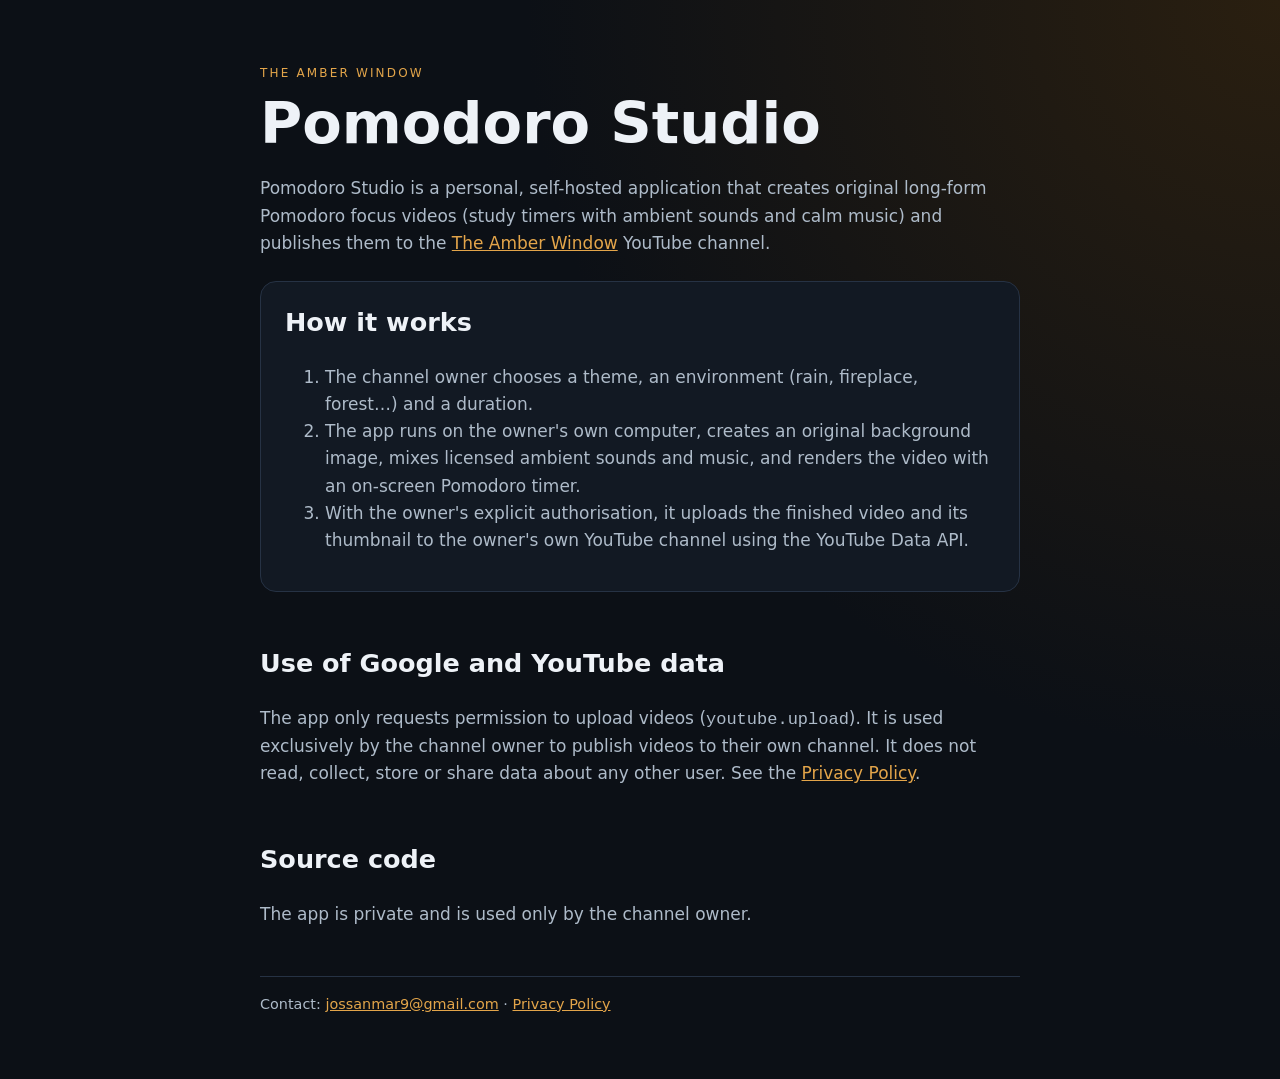
<file: docs/index.html>
<!doctype html>
<html lang="en">
<head>
<meta charset="utf-8">
<meta name="viewport" content="width=device-width,initial-scale=1">
<title>Pomodoro Studio</title>
<meta name="description" content="Pomodoro Studio is a personal, self-hosted tool that creates original Pomodoro focus videos for The Amber Window YouTube channel.">
<style>
:root{color-scheme:dark;--bg:#0c1016;--card:#121923;--line:#263244;--text:#eef2f7;--muted:#aebbc9;--amber:#e3a54a}
*{box-sizing:border-box}
body{margin:0;background:radial-gradient(circle at top right,#2a1f10 0,var(--bg) 45%);color:var(--text);font:17px/1.6 system-ui,-apple-system,"Segoe UI",sans-serif;min-height:100vh}
main{width:min(760px,100% - 32px);margin:0 auto;padding:64px 0}
.eyebrow{letter-spacing:.18em;font-size:.75rem;color:var(--amber);margin:0}
h1{font-size:clamp(2.2rem,6vw,3.6rem);line-height:1;margin:.2em 0 .4em}
h2{margin-top:2em}
p,li{color:var(--muted)}
.card{background:var(--card);border:1px solid var(--line);border-radius:16px;padding:20px 24px;margin:24px 0}
a{color:var(--amber)}
footer{margin-top:48px;border-top:1px solid var(--line);padding-top:16px;font-size:.9rem;color:var(--muted)}
</style>
</head>
<body>
<main>
  <p class="eyebrow">THE AMBER WINDOW</p>
  <h1>Pomodoro Studio</h1>
  <p>Pomodoro Studio is a personal, self-hosted application that creates original long-form Pomodoro focus videos (study timers with ambient sounds and calm music) and publishes them to the <a href="https://www.youtube.com/@TheAmberWindow">The Amber Window</a> YouTube channel.</p>

  <div class="card">
    <h2 style="margin-top:0">How it works</h2>
    <ol>
      <li>The channel owner chooses a theme, an environment (rain, fireplace, forest…) and a duration.</li>
      <li>The app runs on the owner's own computer, creates an original background image, mixes licensed ambient sounds and music, and renders the video with an on-screen Pomodoro timer.</li>
      <li>With the owner's explicit authorisation, it uploads the finished video and its thumbnail to the owner's own YouTube channel using the YouTube Data API.</li>
    </ol>
  </div>

  <h2>Use of Google and YouTube data</h2>
  <p>The app only requests permission to upload videos (<code>youtube.upload</code>). It is used exclusively by the channel owner to publish videos to their own channel. It does not read, collect, store or share data about any other user. See the <a href="privacy.html">Privacy Policy</a>.</p>

  <h2>Source code</h2>
  <p>The app is private and is used only by the channel owner.</p>

  <footer>
    Contact: <a href="mailto:jossanmar9@gmail.com">jossanmar9@gmail.com</a> · <a href="privacy.html">Privacy Policy</a>
  </footer>
</main>
</body>
</html>
</file>
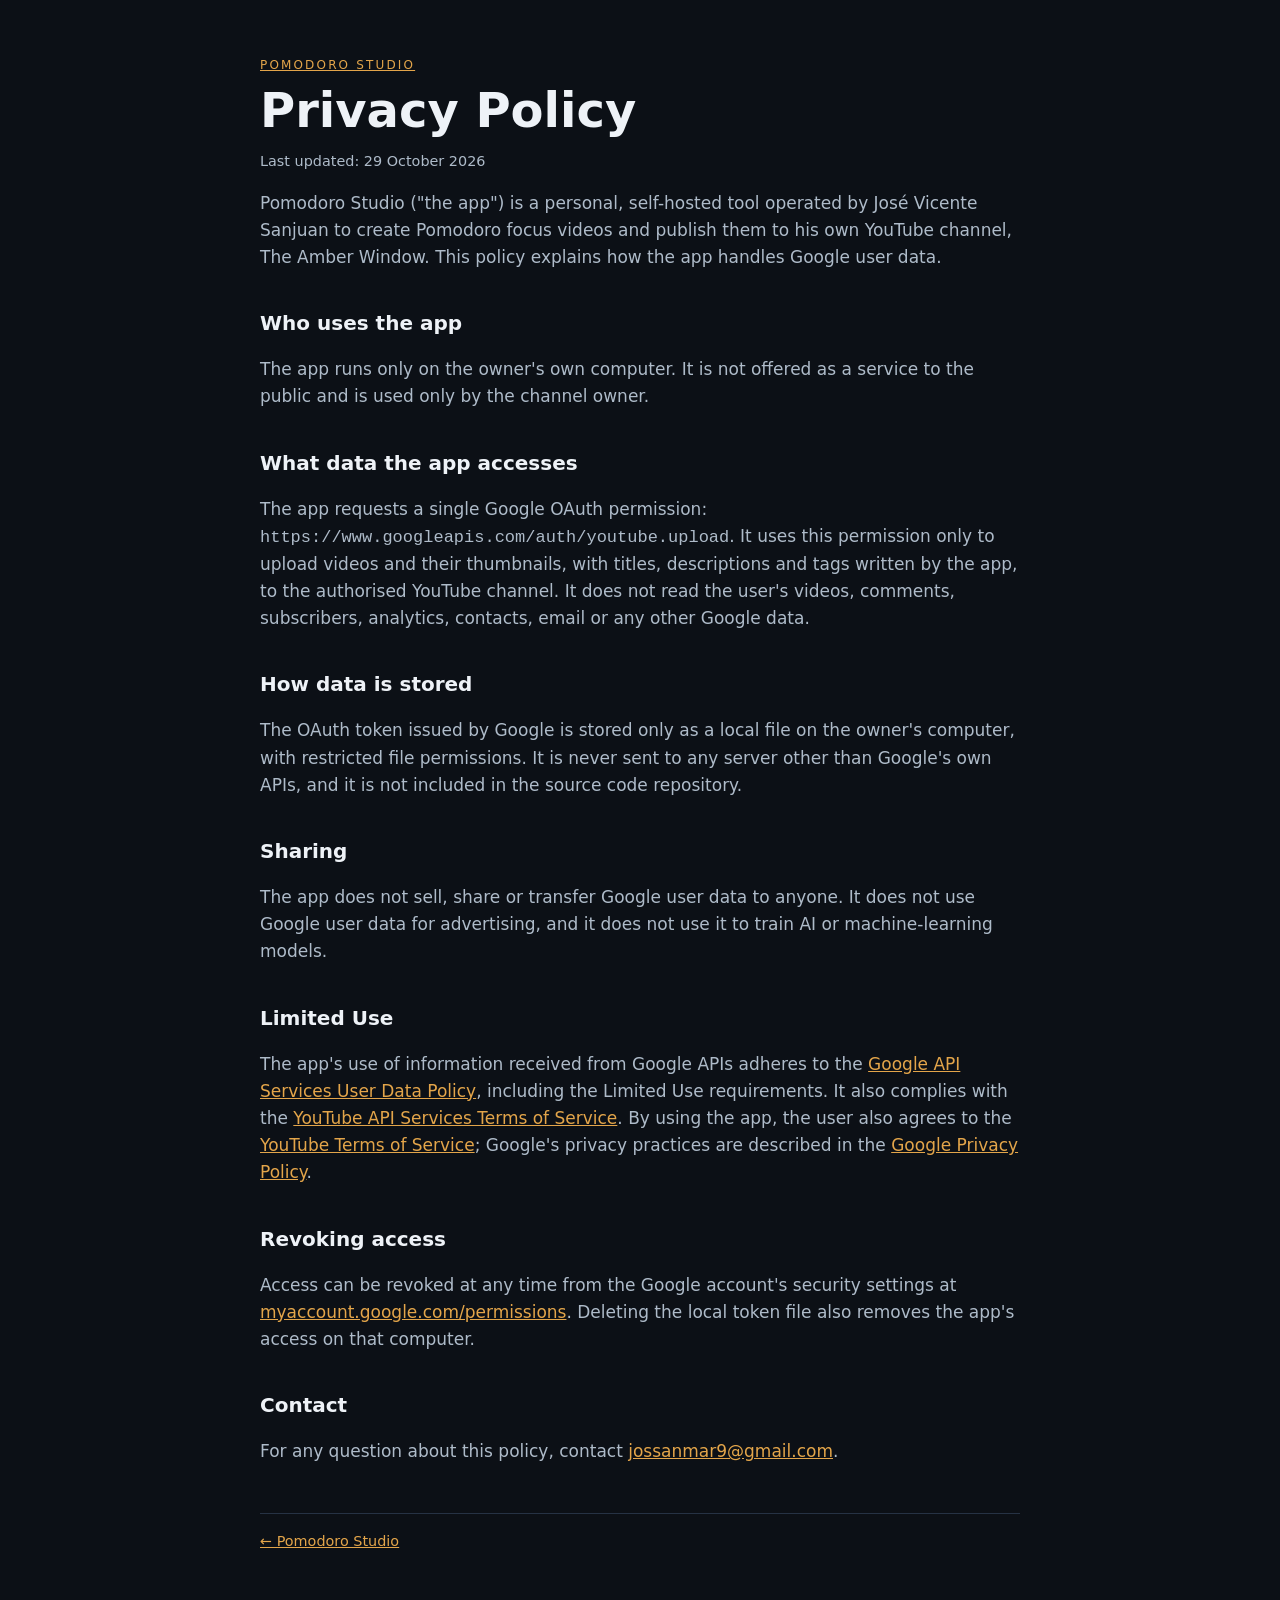
<file: docs/privacy.html>
<!doctype html>
<html lang="en">
<head>
<meta charset="utf-8">
<meta name="viewport" content="width=device-width,initial-scale=1">
<title>Privacy Policy · Pomodoro Studio</title>
<style>
:root{color-scheme:dark;--bg:#0c1016;--card:#121923;--line:#263244;--text:#eef2f7;--muted:#aebbc9;--amber:#e3a54a}
*{box-sizing:border-box}
body{margin:0;background:var(--bg);color:var(--text);font:17px/1.6 system-ui,-apple-system,"Segoe UI",sans-serif}
main{width:min(760px,100% - 32px);margin:0 auto;padding:56px 0}
.eyebrow{letter-spacing:.18em;font-size:.75rem;color:var(--amber);margin:0}
h1{font-size:clamp(2rem,5vw,3rem);line-height:1.05;margin:.2em 0 .2em}
h2{margin-top:1.8em;font-size:1.25rem}
p,li{color:var(--muted)}
a{color:var(--amber)}
.updated{font-size:.9rem}
footer{margin-top:48px;border-top:1px solid var(--line);padding-top:16px;font-size:.9rem;color:var(--muted)}
</style>
</head>
<body>
<main>
  <p class="eyebrow"><a href="index.html">POMODORO STUDIO</a></p>
  <h1>Privacy Policy</h1>
  <p class="updated">Last updated: 29 October 2026</p>

  <p>Pomodoro Studio ("the app") is a personal, self-hosted tool operated by José Vicente Sanjuan to create Pomodoro focus videos and publish them to his own YouTube channel, The Amber Window. This policy explains how the app handles Google user data.</p>

  <h2>Who uses the app</h2>
  <p>The app runs only on the owner's own computer. It is not offered as a service to the public and is used only by the channel owner.</p>

  <h2>What data the app accesses</h2>
  <p>The app requests a single Google OAuth permission: <code>https://www.googleapis.com/auth/youtube.upload</code>. It uses this permission only to upload videos and their thumbnails, with titles, descriptions and tags written by the app, to the authorised YouTube channel. It does not read the user's videos, comments, subscribers, analytics, contacts, email or any other Google data.</p>

  <h2>How data is stored</h2>
  <p>The OAuth token issued by Google is stored only as a local file on the owner's computer, with restricted file permissions. It is never sent to any server other than Google's own APIs, and it is not included in the source code repository.</p>

  <h2>Sharing</h2>
  <p>The app does not sell, share or transfer Google user data to anyone. It does not use Google user data for advertising, and it does not use it to train AI or machine-learning models.</p>

  <h2>Limited Use</h2>
  <p>The app's use of information received from Google APIs adheres to the <a href="https://developers.google.com/terms/api-services-user-data-policy">Google API Services User Data Policy</a>, including the Limited Use requirements. It also complies with the <a href="https://developers.google.com/youtube/terms/api-services-terms-of-service">YouTube API Services Terms of Service</a>. By using the app, the user also agrees to the <a href="https://www.youtube.com/t/terms">YouTube Terms of Service</a>; Google's privacy practices are described in the <a href="https://policies.google.com/privacy">Google Privacy Policy</a>.</p>

  <h2>Revoking access</h2>
  <p>Access can be revoked at any time from the Google account's security settings at <a href="https://myaccount.google.com/permissions">myaccount.google.com/permissions</a>. Deleting the local token file also removes the app's access on that computer.</p>

  <h2>Contact</h2>
  <p>For any question about this policy, contact <a href="mailto:jossanmar9@gmail.com">jossanmar9@gmail.com</a>.</p>

  <footer><a href="index.html">← Pomodoro Studio</a></footer>
</main>
</body>
</html>
</file>
